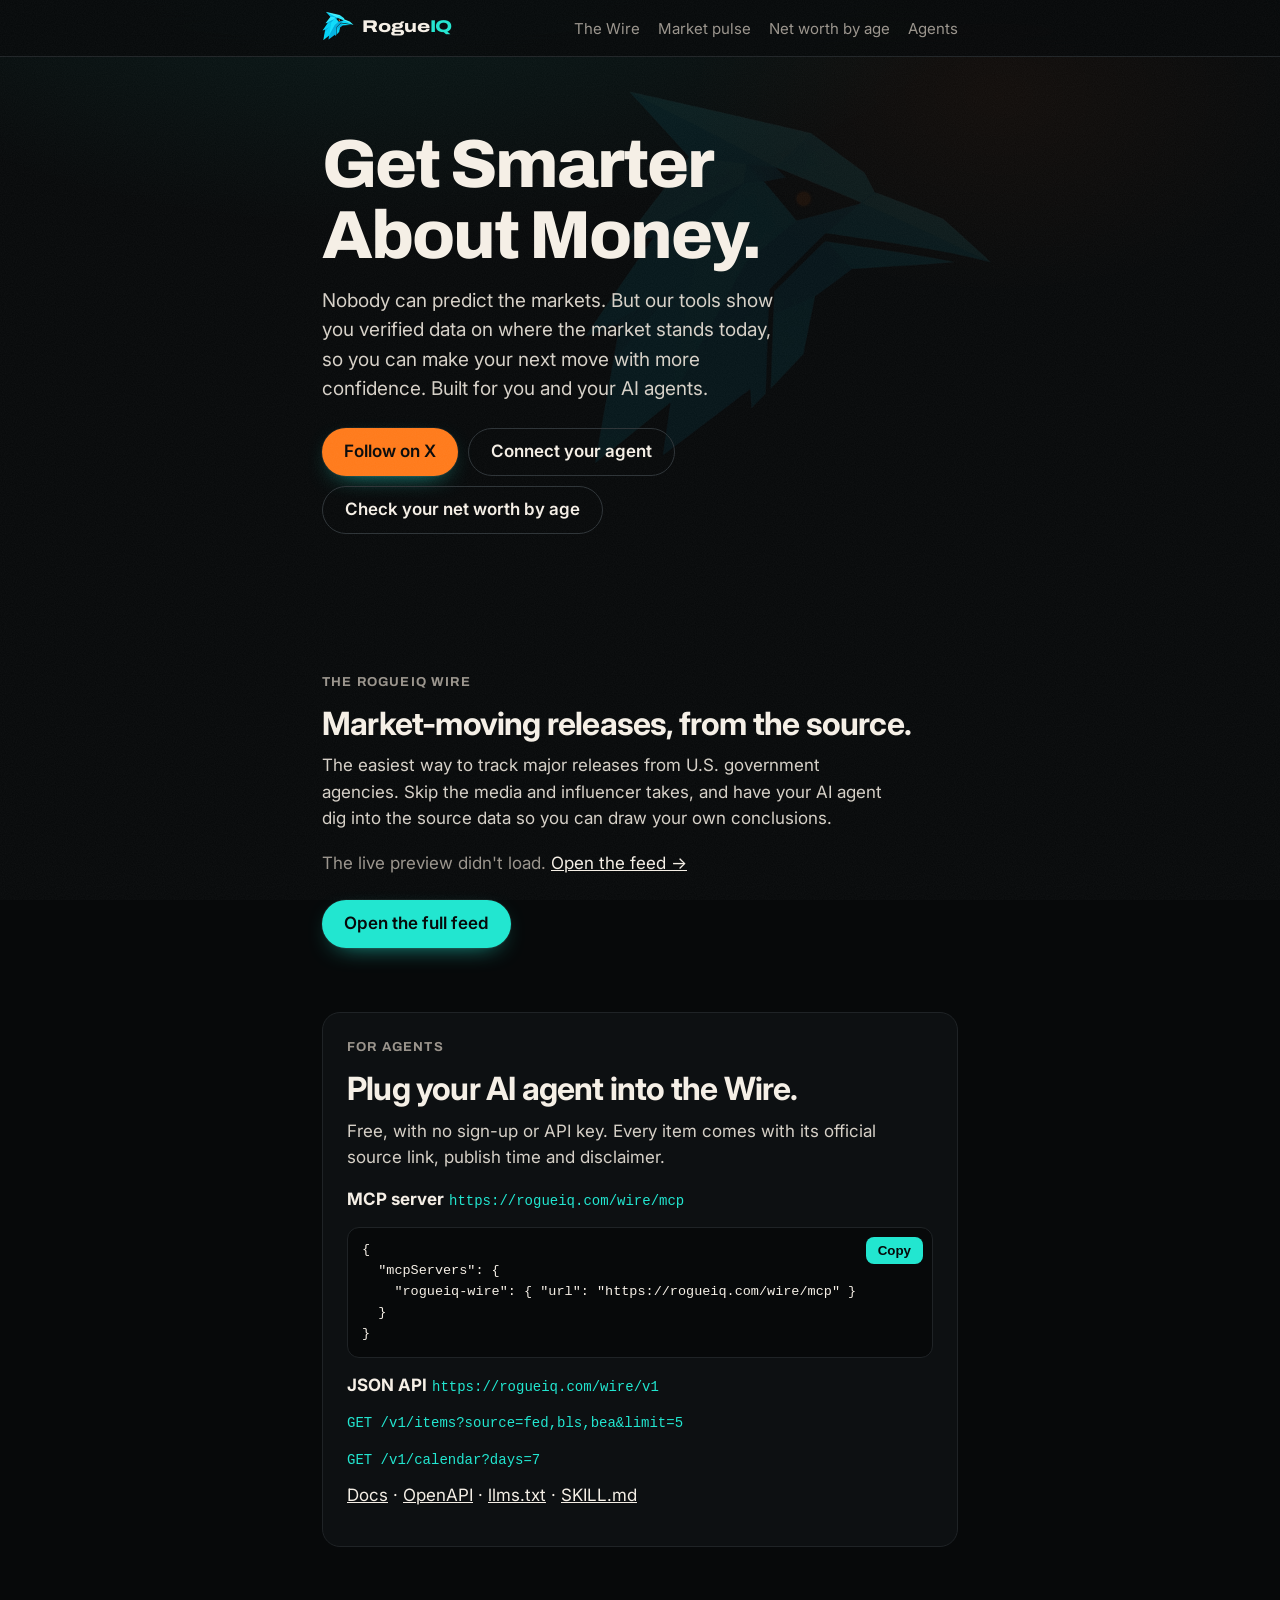
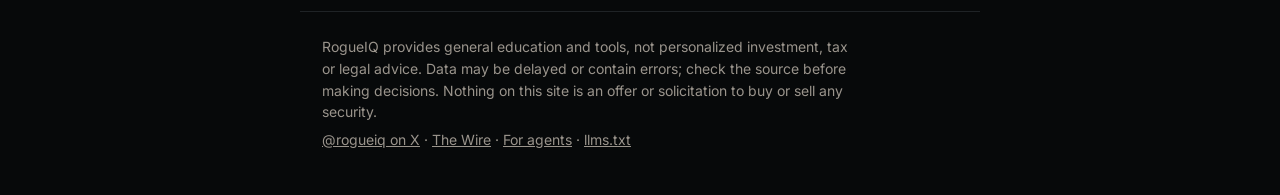
<file: index.html>
<!DOCTYPE html>
<html lang="en">
<head>
<meta charset="UTF-8">
<meta name="viewport" content="width=device-width, initial-scale=1">
<title>RogueIQ | Smarter about money. For you and your AI.</title>
<meta name="description" content="RogueIQ makes market tools and sourced money news that show where the market stands today, for you and your AI agent. Every item links its official source and date.">
<link rel="canonical" href="https://rogueiq.com/">
<meta property="og:type" content="website">
<meta property="og:site_name" content="RogueIQ">
<meta property="og:title" content="RogueIQ | Smarter about money. For you and your AI.">
<meta property="og:description" content="RogueIQ makes market tools and sourced money news that show where the market stands today, for you and your AI agent. Every item links its official source and date.">
<meta property="og:url" content="https://rogueiq.com/">
<meta name="twitter:card" content="summary">

<meta name="twitter:site" content="@rogueiq">
<meta name="theme-color" content="#07090A">
<link rel="alternate" type="text/plain" title="llms.txt" href="/llms.txt">
<link rel="preconnect" href="https://fonts.gstatic.com" crossorigin><link rel="stylesheet" href="https://fonts.googleapis.com/css2?family=Archivo:wdth,wght@100,700;100,800;125,800&display=swap"><link rel="icon" type="image/png" href="/assets/logo/raven-64.png"><link rel="apple-touch-icon" href="/assets/logo/raven-180.png">
<link rel="preconnect" href="https://fonts.googleapis.com">
<link rel="preconnect" href="https://fonts.gstatic.com" crossorigin>
<link href="https://fonts.googleapis.com/css2?family=Inter:wght@400;500;600;700&display=swap" rel="stylesheet">
<link rel="stylesheet" href="/assets/style.css">
<script type="application/ld+json">{"@context": "https://schema.org", "@graph": [{"@type": "Organization", "@id": "https://rogueiq.com/#org", "name": "RogueIQ", "url": "https://rogueiq.com/", "slogan": "Smarter about money. For you and your AI.", "description": "RogueIQ makes market tools and sourced money news that show where the market stands today, for you and your AI agent. Every item links its official source and date.", "sameAs": ["https://x.com/rogueiq", "https://github.com/rogueiq"]}, {"@type": "WebSite", "@id": "https://rogueiq.com/#site", "name": "RogueIQ", "url": "https://rogueiq.com/", "description": "RogueIQ makes market tools and sourced money news that show where the market stands today, for you and your AI agent. Every item links its official source and date.", "publisher": {"@id": "https://rogueiq.com/#org"}}, {"@type": "WebAPI", "name": "RogueIQ Tools API and MCP server", "url": "https://rogueiq.com/agents/", "documentation": "https://rogueiq.com/agents/", "termsOfService": "https://rogueiq.com/", "description": "Free, read-only RogueIQ money tools for AI agents: JSON API, OpenAPI spec and a remote MCP server.", "provider": {"@id": "https://rogueiq.com/#org"}}]}</script>
</head>
<body>
<a class="skip" href="#main">Skip to content</a>
<header class="nav"><div class="wrap">
  <a class="logo" href="/"><span class="mark-wrap"><img class="mark" src="/assets/logo/raven-64.png" alt="" width="32" height="32"><i class="eye" aria-hidden="true"></i></span>Rogue<span>IQ</span></a>
  <nav aria-label="Main"><a href="/wire/">The Wire</a><a href="/market-pulse/">Market pulse</a><a href="/net-worth-by-age/">Net worth by age</a><a href="/agents/">Agents</a></nav>
</div></header>
<main id="main" class="wrap">
<section class="hero">
  <h1 class="shimmer">Get Smarter About Money.</h1>
  <p class="lead">Nobody can predict the markets. But our tools show you verified data on where the market stands today, so you can make your next move with more confidence. Built for you and your AI agents.</p>
  <p class="cta"><a class="btn ember" href="https://x.com/rogueiq">Follow on X</a><a class="btn ghost" href="#agents">Connect your agent</a><a class="btn ghost" href="/net-worth-by-age/">Check your net worth by age</a></p>
</section>
<section id="wire" aria-labelledby="wire-h"><h2 id="wire-h">The RogueIQ Wire</h2>
  <p class="big">Market-moving releases, from the source.</p>
  <p class="intro">The easiest way to track major releases from U.S. government agencies. Skip the media and influencer takes, and have your AI agent dig into the source data so you can draw your own conclusions.</p>
  <ol class="wire" id="wire-list" aria-live="polite"><li class="muted">Loading the latest official posts…</li></ol>
  <p class="cta"><a class="btn" href="https://rogueiq.com/wire/">Open the full feed</a></p>
</section>
<section id="agents" class="agents" aria-labelledby="ag-h"><h2 id="ag-h">For agents</h2>
  <p class="big">Plug your AI agent into the Wire.</p>
  <p class="intro">Free, with no sign-up or API key. Every item comes with its official source link, publish time and disclaimer.</p>
  <ul class="aglist">
    <li><strong>MCP server</strong> <code>https://rogueiq.com/wire/mcp</code></li>
  </ul>
  <div class="snip"><pre class="code"><code id="snip">{
  &quot;mcpServers&quot;: {
    &quot;rogueiq-wire&quot;: { &quot;url&quot;: &quot;https://rogueiq.com/wire/mcp&quot; }
  }
}</code></pre><button type="button" class="copy" data-copy="snip">Copy</button></div>
  <ul class="aglist">
    <li><strong>JSON API</strong> <code>https://rogueiq.com/wire/v1</code></li>
    <li><code>GET /v1/items?source=fed,bls,bea&amp;limit=5</code></li>
    <li><code>GET /v1/calendar?days=7</code></li>
    <li><a href="https://rogueiq.com/wire/docs/">Docs</a> · <a href="https://rogueiq.com/wire/openapi.json">OpenAPI</a> · <a href="https://rogueiq.com/wire/llms.txt">llms.txt</a> · <a href="https://rogueiq.com/wire/SKILL.md">SKILL.md</a></li>
  </ul>
</section>
<script src="/assets/home.js" defer></script>
</main>
<footer class="wrap foot">
  <p class="disc">RogueIQ provides general education and tools, not personalized investment, tax or legal advice. Data may be delayed or contain errors; check the source before making decisions. Nothing on this site is an offer or solicitation to buy or sell any security.</p>
  <p><a href="https://x.com/rogueiq">@rogueiq on X</a> · <a href="https://rogueiq.com/wire/">The Wire</a> · <a href="/agents/">For agents</a> · <a href="/llms.txt">llms.txt</a></p>
</footer>
</body>
</html>
</file>
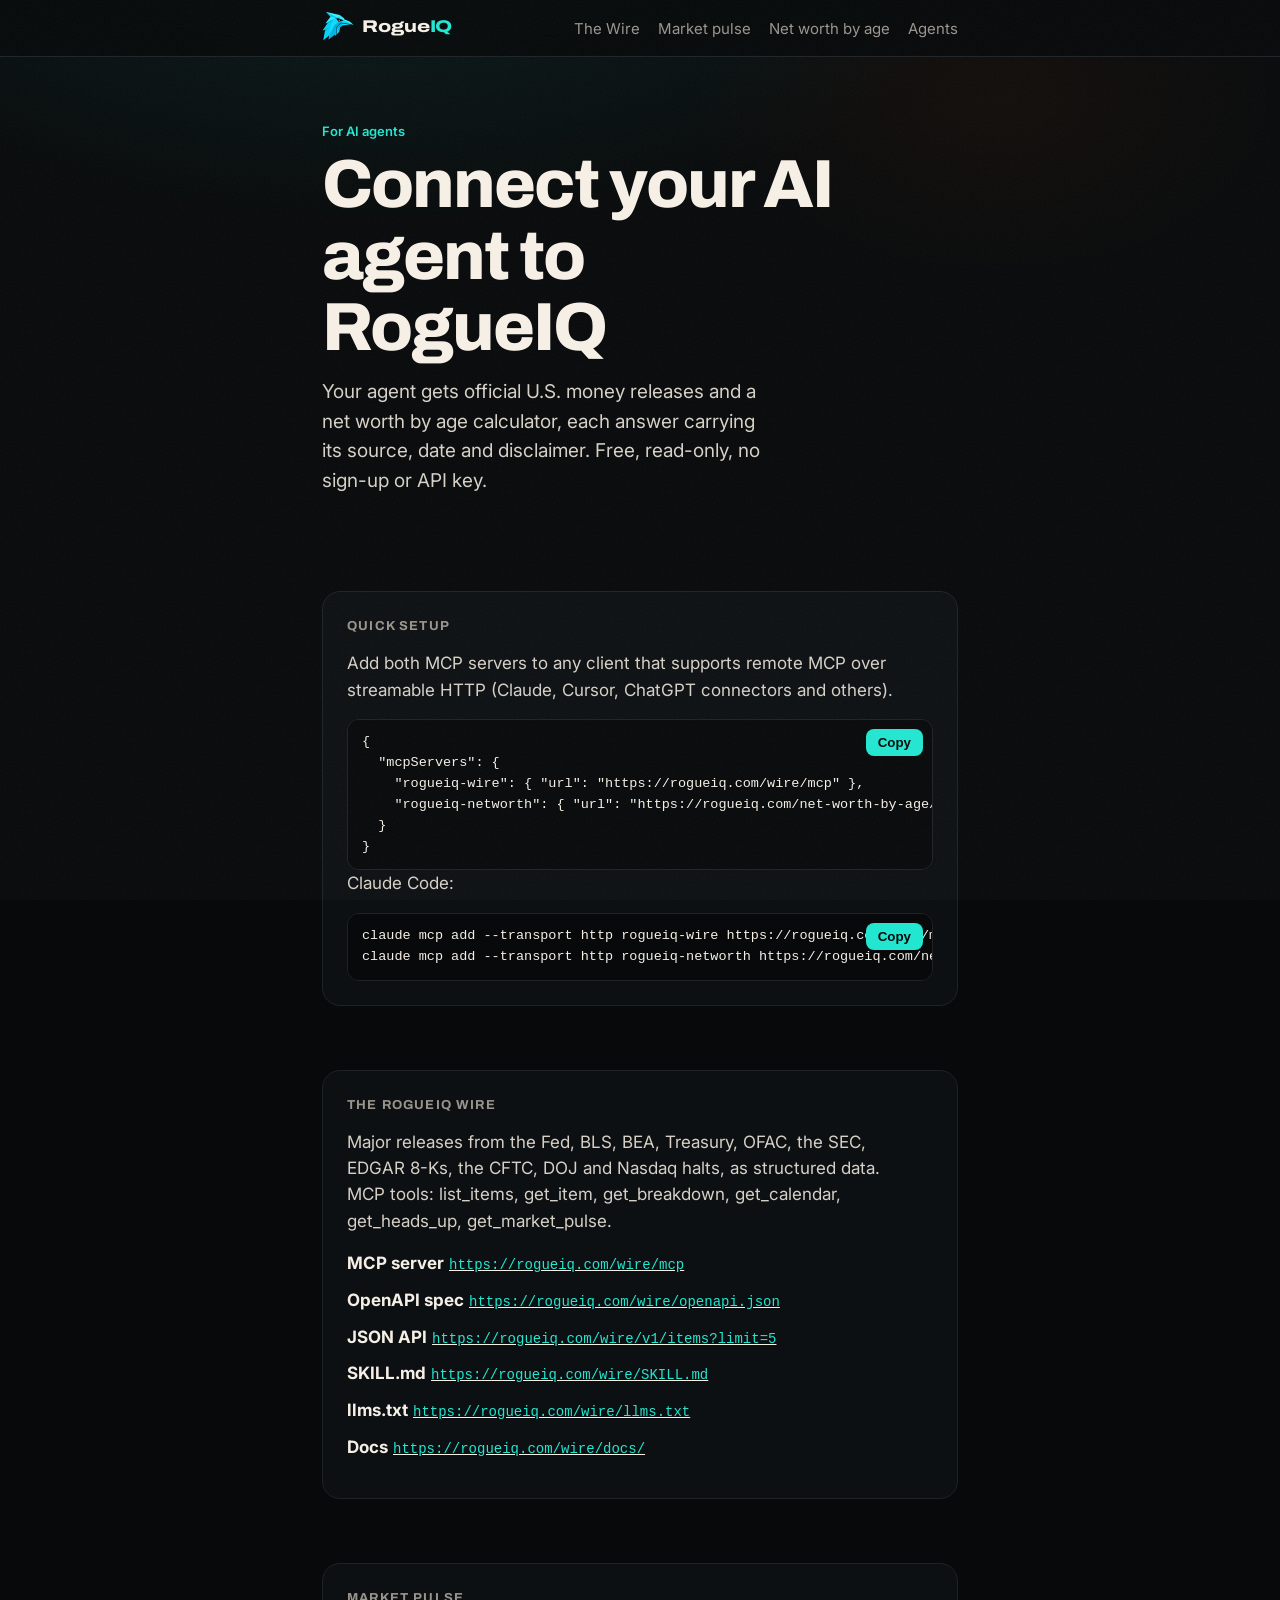
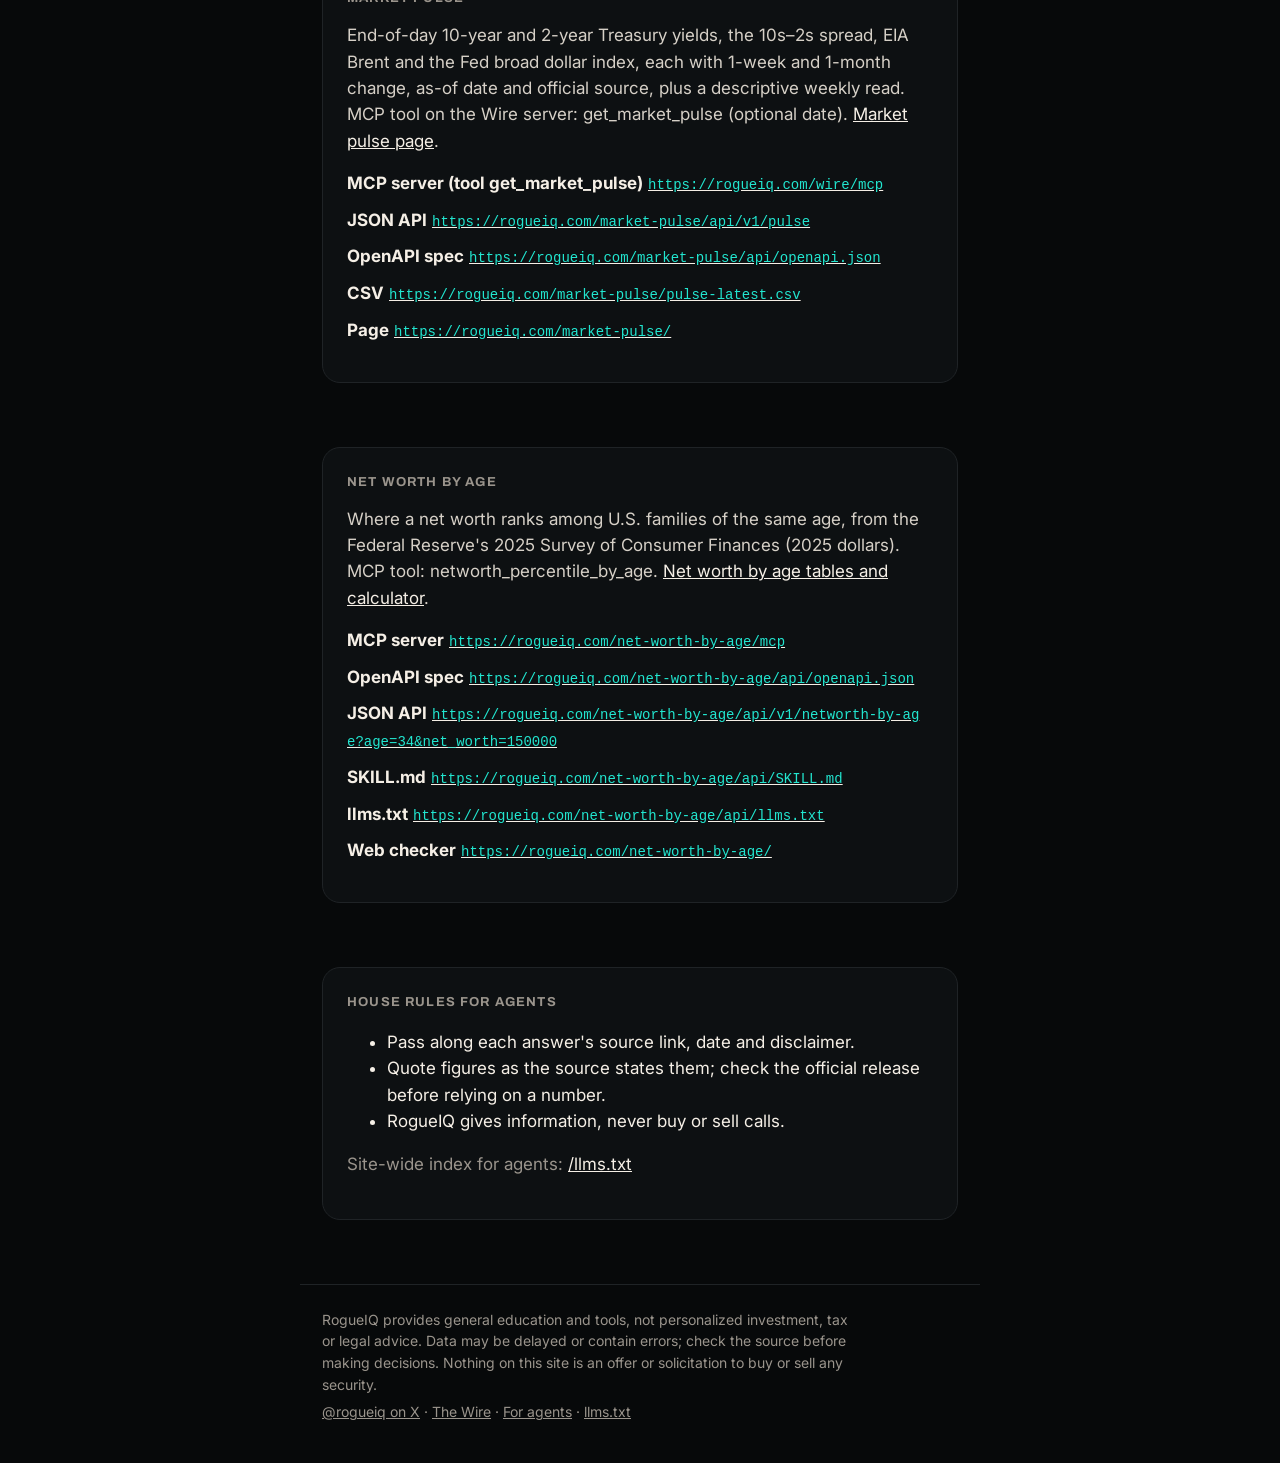
<file: agents/index.html>
<!DOCTYPE html>
<html lang="en">
<head>
<meta charset="UTF-8">
<meta name="viewport" content="width=device-width, initial-scale=1">
<title>For AI Agents: MCP Servers, API and OpenAPI | RogueIQ</title>
<meta name="description" content="Connect your AI agent to RogueIQ: free, read-only MCP servers and JSON APIs for official U.S. money releases and net worth by age, with sources and dates on every answer.">
<link rel="canonical" href="https://rogueiq.com/agents/">
<meta property="og:type" content="website">
<meta property="og:site_name" content="RogueIQ">
<meta property="og:title" content="For AI Agents: MCP Servers, API and OpenAPI | RogueIQ">
<meta property="og:description" content="Connect your AI agent to RogueIQ: free, read-only MCP servers and JSON APIs for official U.S. money releases and net worth by age, with sources and dates on every answer.">
<meta property="og:url" content="https://rogueiq.com/agents/">
<meta name="twitter:card" content="summary">

<meta name="twitter:site" content="@rogueiq">
<meta name="theme-color" content="#07090A">
<link rel="alternate" type="text/plain" title="llms.txt" href="/llms.txt">
<link rel="preconnect" href="https://fonts.gstatic.com" crossorigin><link rel="stylesheet" href="https://fonts.googleapis.com/css2?family=Archivo:wdth,wght@100,700;100,800;125,800&display=swap"><link rel="icon" type="image/png" href="/assets/logo/raven-64.png"><link rel="apple-touch-icon" href="/assets/logo/raven-180.png">
<link rel="preconnect" href="https://fonts.googleapis.com">
<link rel="preconnect" href="https://fonts.gstatic.com" crossorigin>
<link href="https://fonts.googleapis.com/css2?family=Inter:wght@400;500;600;700&display=swap" rel="stylesheet">
<link rel="stylesheet" href="/assets/style.css">
<script type="application/ld+json">{"@context": "https://schema.org", "@graph": [{"@type": "Organization", "@id": "https://rogueiq.com/#org", "name": "RogueIQ", "url": "https://rogueiq.com/", "slogan": "Smarter about money. For you and your AI.", "description": "RogueIQ makes market tools and sourced money news that show where the market stands today, for you and your AI agent. Every item links its official source and date.", "sameAs": ["https://x.com/rogueiq", "https://github.com/rogueiq"]}, {"@type": "WebPage", "name": "RogueIQ for AI agents", "url": "https://rogueiq.com/agents/", "publisher": {"@id": "https://rogueiq.com/#org"}}, {"@type": "WebAPI", "name": "The RogueIQ Wire API and MCP server", "url": "https://rogueiq.com/wire/", "documentation": "https://rogueiq.com/wire/openapi.json", "provider": {"@id": "https://rogueiq.com/#org"}, "isAccessibleForFree": true}, {"@type": "WebAPI", "name": "RogueIQ net worth by age API and MCP server", "url": "https://rogueiq.com/net-worth-by-age/", "documentation": "https://rogueiq.com/net-worth-by-age/api/openapi.json", "provider": {"@id": "https://rogueiq.com/#org"}, "isAccessibleForFree": true}]}</script>
</head>
<body>
<a class="skip" href="#main">Skip to content</a>
<header class="nav"><div class="wrap">
  <a class="logo" href="/"><span class="mark-wrap"><img class="mark" src="/assets/logo/raven-64.png" alt="" width="32" height="32"><i class="eye" aria-hidden="true"></i></span>Rogue<span>IQ</span></a>
  <nav aria-label="Main"><a href="/wire/">The Wire</a><a href="/market-pulse/">Market pulse</a><a href="/net-worth-by-age/">Net worth by age</a><a href="/agents/">Agents</a></nav>
</div></header>
<main id="main" class="wrap">
<section class="hero small"><p class="kicker">For AI agents</p><h1>Connect your AI agent to RogueIQ</h1>
<p class="lead">Your agent gets official U.S. money releases and a net worth by age calculator, each answer carrying its source, date and disclaimer. Free, read-only, no sign-up or API key.</p></section>
<section class="agents" id="setup" aria-labelledby="setup-h"><h2 id="setup-h">Quick setup</h2>
<p class="intro">Add both MCP servers to any client that supports remote MCP over streamable HTTP (Claude, Cursor, ChatGPT connectors and others).</p>
<div class="snip"><pre class="code"><code id="snip-json">{
  &quot;mcpServers&quot;: {
    &quot;rogueiq-wire&quot;: { &quot;url&quot;: &quot;https://rogueiq.com/wire/mcp&quot; },
    &quot;rogueiq-networth&quot;: { &quot;url&quot;: &quot;https://rogueiq.com/net-worth-by-age/mcp&quot; }
  }
}</code></pre><button type="button" class="copy" data-copy="snip-json">Copy</button></div>
<p class="intro">Claude Code:</p>
<div class="snip"><pre class="code"><code id="snip-cli">claude mcp add --transport http rogueiq-wire https://rogueiq.com/wire/mcp
claude mcp add --transport http rogueiq-networth https://rogueiq.com/net-worth-by-age/mcp</code></pre><button type="button" class="copy" data-copy="snip-cli">Copy</button></div>
</section>
<section class="agents" id="wire" aria-labelledby="wire-h"><h2 id="wire-h">The RogueIQ Wire</h2>
<p class="intro">Major releases from the Fed, BLS, BEA, Treasury, OFAC, the SEC, EDGAR 8-Ks, the CFTC, DOJ and Nasdaq halts, as structured data. MCP tools: list_items, get_item, get_breakdown, get_calendar, get_heads_up, get_market_pulse.</p>
<ul class="aglist"><li><strong>MCP server</strong> <a href="https://rogueiq.com/wire/mcp"><code>https://rogueiq.com/wire/mcp</code></a></li><li><strong>OpenAPI spec</strong> <a href="https://rogueiq.com/wire/openapi.json"><code>https://rogueiq.com/wire/openapi.json</code></a></li><li><strong>JSON API</strong> <a href="https://rogueiq.com/wire/v1/items?limit=5"><code>https://rogueiq.com/wire/v1/items?limit=5</code></a></li><li><strong>SKILL.md</strong> <a href="https://rogueiq.com/wire/SKILL.md"><code>https://rogueiq.com/wire/SKILL.md</code></a></li><li><strong>llms.txt</strong> <a href="https://rogueiq.com/wire/llms.txt"><code>https://rogueiq.com/wire/llms.txt</code></a></li><li><strong>Docs</strong> <a href="https://rogueiq.com/wire/docs/"><code>https://rogueiq.com/wire/docs/</code></a></li></ul>
</section>
<section class="agents" id="pulse" aria-labelledby="mp-h"><h2 id="mp-h">Market pulse</h2>
<p class="intro">End-of-day 10-year and 2-year Treasury yields, the 10s–2s spread, EIA Brent and the Fed broad dollar index, each with 1-week and 1-month change, as-of date and official source, plus a descriptive weekly read. MCP tool on the Wire server: get_market_pulse (optional date). <a href="/market-pulse/">Market pulse page</a>.</p>
<ul class="aglist"><li><strong>MCP server (tool get_market_pulse)</strong> <a href="https://rogueiq.com/wire/mcp"><code>https://rogueiq.com/wire/mcp</code></a></li><li><strong>JSON API</strong> <a href="https://rogueiq.com/market-pulse/api/v1/pulse"><code>https://rogueiq.com/market-pulse/api/v1/pulse</code></a></li><li><strong>OpenAPI spec</strong> <a href="https://rogueiq.com/market-pulse/api/openapi.json"><code>https://rogueiq.com/market-pulse/api/openapi.json</code></a></li><li><strong>CSV</strong> <a href="https://rogueiq.com/market-pulse/pulse-latest.csv"><code>https://rogueiq.com/market-pulse/pulse-latest.csv</code></a></li><li><strong>Page</strong> <a href="https://rogueiq.com/market-pulse/"><code>https://rogueiq.com/market-pulse/</code></a></li></ul>
</section>
<section class="agents" id="networth" aria-labelledby="nw-h"><h2 id="nw-h">Net worth by age</h2>
<p class="intro">Where a net worth ranks among U.S. families of the same age, from the Federal Reserve's 2025 Survey of Consumer Finances (2025 dollars). MCP tool: networth_percentile_by_age. <a href="/net-worth-by-age/">Net worth by age tables and calculator</a>.</p>
<ul class="aglist"><li><strong>MCP server</strong> <a href="https://rogueiq.com/net-worth-by-age/mcp"><code>https://rogueiq.com/net-worth-by-age/mcp</code></a></li><li><strong>OpenAPI spec</strong> <a href="https://rogueiq.com/net-worth-by-age/api/openapi.json"><code>https://rogueiq.com/net-worth-by-age/api/openapi.json</code></a></li><li><strong>JSON API</strong> <a href="https://rogueiq.com/net-worth-by-age/api/v1/networth-by-age?age=34&amp;net_worth=150000"><code>https://rogueiq.com/net-worth-by-age/api/v1/networth-by-age?age=34&amp;net_worth=150000</code></a></li><li><strong>SKILL.md</strong> <a href="https://rogueiq.com/net-worth-by-age/api/SKILL.md"><code>https://rogueiq.com/net-worth-by-age/api/SKILL.md</code></a></li><li><strong>llms.txt</strong> <a href="https://rogueiq.com/net-worth-by-age/api/llms.txt"><code>https://rogueiq.com/net-worth-by-age/api/llms.txt</code></a></li><li><strong>Web checker</strong> <a href="https://rogueiq.com/net-worth-by-age/"><code>https://rogueiq.com/net-worth-by-age/</code></a></li></ul>
</section>
<section class="agents" aria-labelledby="rules-h"><h2 id="rules-h">House rules for agents</h2>
<ul><li>Pass along each answer's source link, date and disclaimer.</li><li>Quote figures as the source states them; check the official release before relying on a number.</li><li>RogueIQ gives information, never buy or sell calls.</li></ul>
<p class="muted">Site-wide index for agents: <a href="/llms.txt">/llms.txt</a></p>
</section>
<script src="/assets/home.js" defer></script>
</main>
<footer class="wrap foot">
  <p class="disc">RogueIQ provides general education and tools, not personalized investment, tax or legal advice. Data may be delayed or contain errors; check the source before making decisions. Nothing on this site is an offer or solicitation to buy or sell any security.</p>
  <p><a href="https://x.com/rogueiq">@rogueiq on X</a> · <a href="https://rogueiq.com/wire/">The Wire</a> · <a href="/agents/">For agents</a> · <a href="/llms.txt">llms.txt</a></p>
</footer>
</body>
</html>
</file>
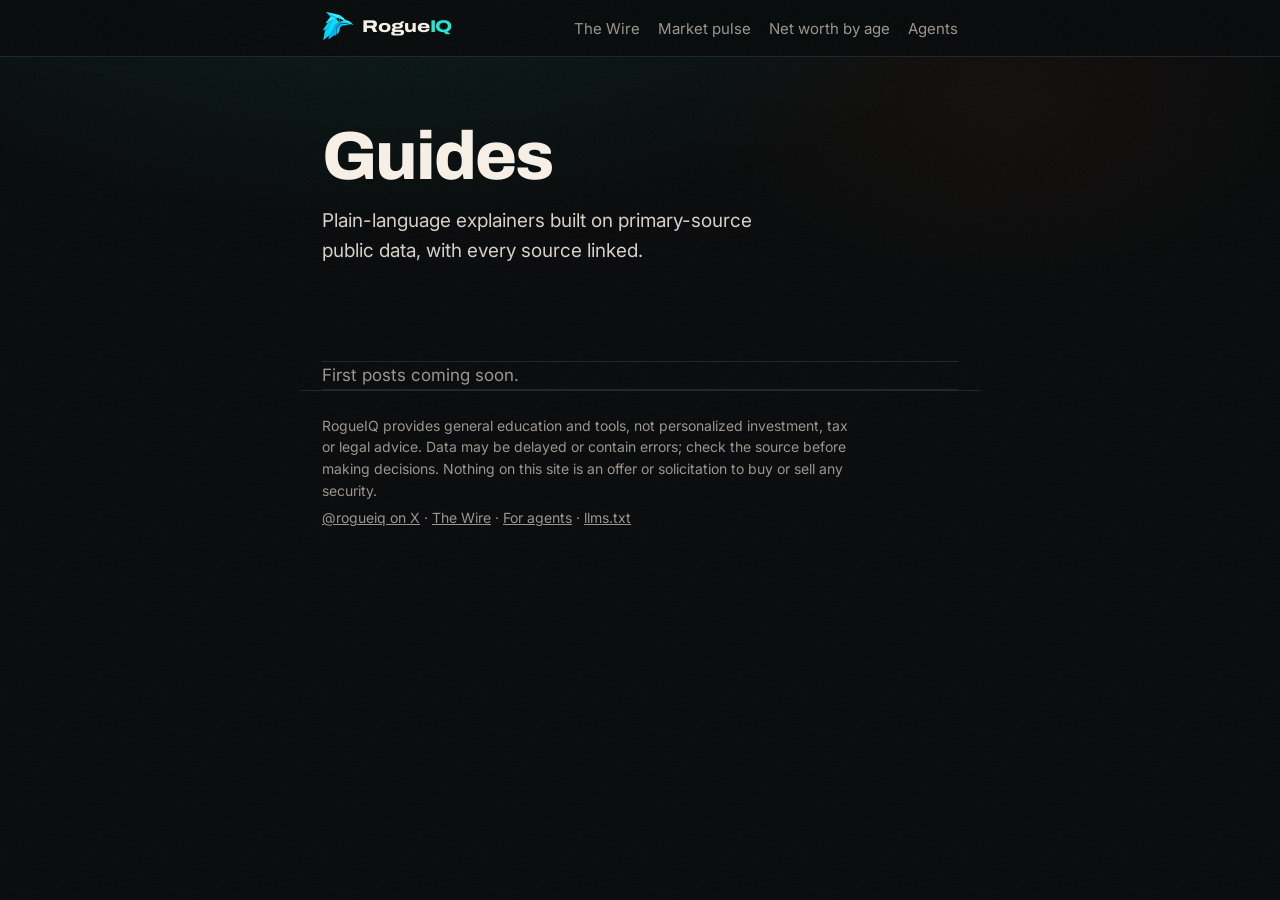
<file: blog/index.html>
<!DOCTYPE html>
<html lang="en">
<head>
<meta charset="UTF-8">
<meta name="viewport" content="width=device-width, initial-scale=1">
<title>Guides | RogueIQ</title>
<meta name="description" content="Plain-language RogueIQ guides to the numbers behind money headlines, built on primary-source public data.">
<link rel="canonical" href="https://rogueiq.com/blog/">
<meta property="og:type" content="website">
<meta property="og:site_name" content="RogueIQ">
<meta property="og:title" content="Guides | RogueIQ">
<meta property="og:description" content="Plain-language RogueIQ guides to the numbers behind money headlines, built on primary-source public data.">
<meta property="og:url" content="https://rogueiq.com/blog/">
<meta name="twitter:card" content="summary">

<meta name="twitter:site" content="@rogueiq">
<meta name="theme-color" content="#07090A">
<link rel="alternate" type="text/plain" title="llms.txt" href="/llms.txt">
<link rel="preconnect" href="https://fonts.gstatic.com" crossorigin><link rel="stylesheet" href="https://fonts.googleapis.com/css2?family=Archivo:wdth,wght@100,700;100,800;125,800&display=swap"><link rel="icon" type="image/png" href="/assets/logo/raven-64.png"><link rel="apple-touch-icon" href="/assets/logo/raven-180.png">
<link rel="preconnect" href="https://fonts.googleapis.com">
<link rel="preconnect" href="https://fonts.gstatic.com" crossorigin>
<link href="https://fonts.googleapis.com/css2?family=Inter:wght@400;500;600;700&display=swap" rel="stylesheet">
<link rel="stylesheet" href="/assets/style.css">
<script type="application/ld+json">{"@context": "https://schema.org", "@graph": [{"@type": "Organization", "@id": "https://rogueiq.com/#org", "name": "RogueIQ", "url": "https://rogueiq.com/", "slogan": "Smarter about money. For you and your AI.", "description": "RogueIQ makes market tools and sourced money news that show where the market stands today, for you and your AI agent. Every item links its official source and date.", "sameAs": ["https://x.com/rogueiq", "https://github.com/rogueiq"]}, {"@type": "Blog", "name": "RogueIQ Blog", "url": "https://rogueiq.com/blog/", "publisher": {"@id": "https://rogueiq.com/#org"}}]}</script>
</head>
<body>
<a class="skip" href="#main">Skip to content</a>
<header class="nav"><div class="wrap">
  <a class="logo" href="/"><span class="mark-wrap"><img class="mark" src="/assets/logo/raven-64.png" alt="" width="32" height="32"><i class="eye" aria-hidden="true"></i></span>Rogue<span>IQ</span></a>
  <nav aria-label="Main"><a href="/wire/">The Wire</a><a href="/market-pulse/">Market pulse</a><a href="/net-worth-by-age/">Net worth by age</a><a href="/agents/">Agents</a></nav>
</div></header>
<main id="main" class="wrap">
<section class="hero small"><h1>Guides</h1><p class="lead">Plain-language explainers built on primary-source public data, with every source linked.</p></section><ul class="list posts"><li class=muted>First posts coming soon.</li></ul>
</main>
<footer class="wrap foot">
  <p class="disc">RogueIQ provides general education and tools, not personalized investment, tax or legal advice. Data may be delayed or contain errors; check the source before making decisions. Nothing on this site is an offer or solicitation to buy or sell any security.</p>
  <p><a href="https://x.com/rogueiq">@rogueiq on X</a> · <a href="https://rogueiq.com/wire/">The Wire</a> · <a href="/agents/">For agents</a> · <a href="/llms.txt">llms.txt</a></p>
</footer>
</body>
</html>
</file>
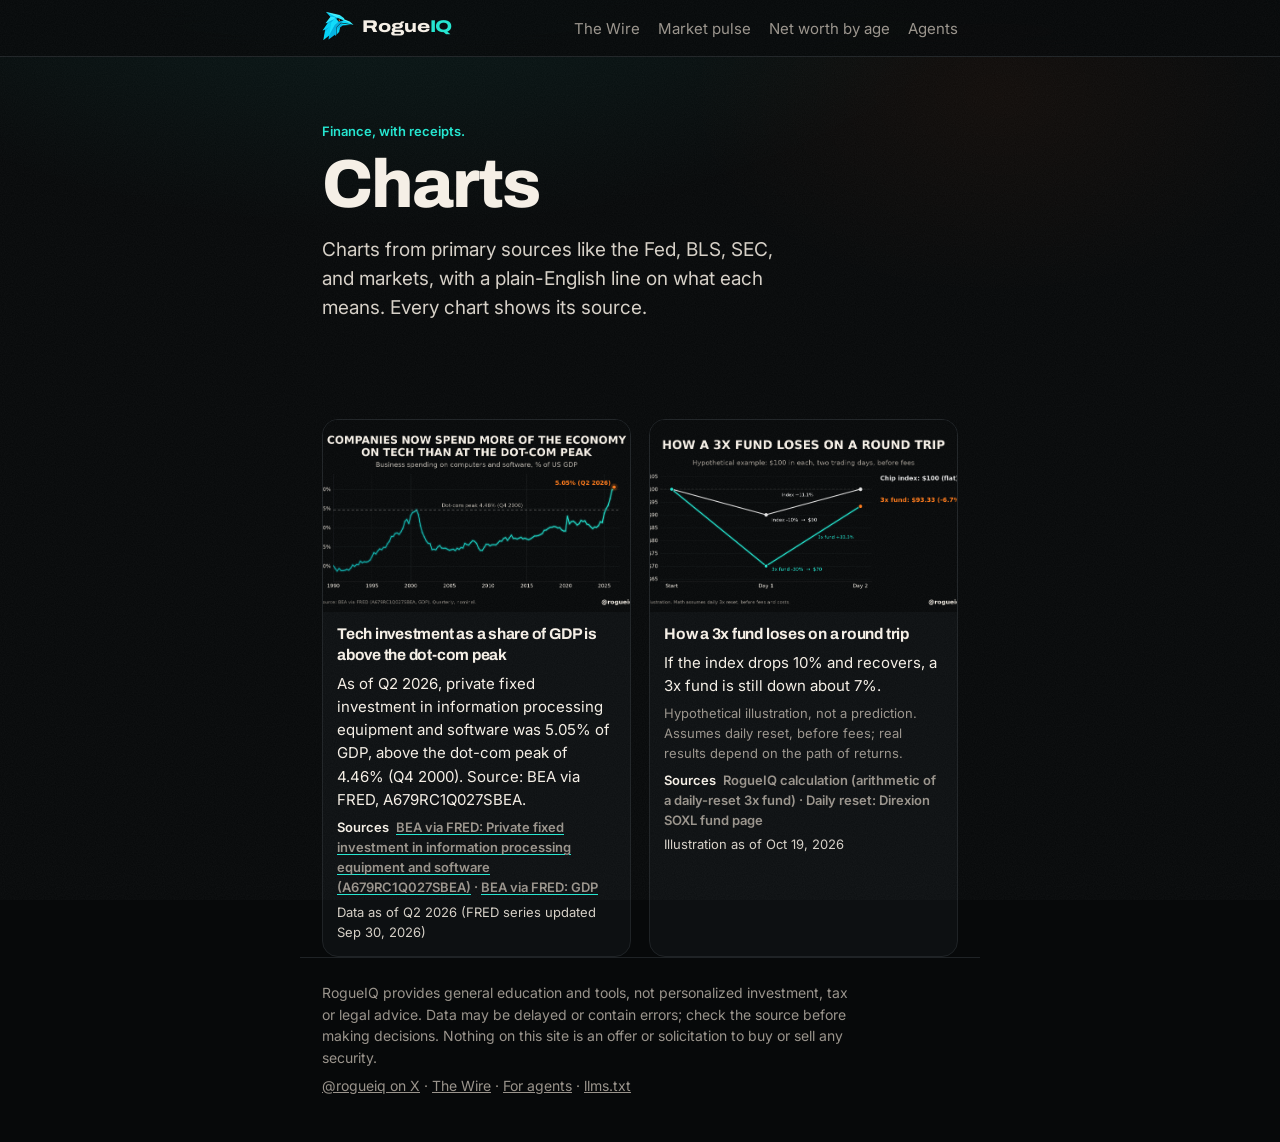
<file: charts/index.html>
<!DOCTYPE html>
<html lang="en">
<head>
<meta charset="UTF-8">
<meta name="viewport" content="width=device-width, initial-scale=1">
<title>Charts | RogueIQ</title>
<meta name="description" content="RogueIQ charts from primary sources, each with a plain-English line on what it means and links to its sources.">
<link rel="canonical" href="https://rogueiq.com/charts/">
<meta property="og:type" content="website">
<meta property="og:site_name" content="RogueIQ">
<meta property="og:title" content="Charts | RogueIQ">
<meta property="og:description" content="RogueIQ charts from primary sources, each with a plain-English line on what it means and links to its sources.">
<meta property="og:url" content="https://rogueiq.com/charts/">
<meta name="twitter:card" content="summary_large_image">
<meta property="og:image" content="https://rogueiq.com/assets/charts/ai-capex-gdp-cyan.png">
<meta name="twitter:site" content="@rogueiq">
<meta name="theme-color" content="#07090A">
<link rel="alternate" type="text/plain" title="llms.txt" href="/llms.txt">
<link rel="preconnect" href="https://fonts.gstatic.com" crossorigin><link rel="stylesheet" href="https://fonts.googleapis.com/css2?family=Archivo:wdth,wght@100,700;100,800;125,800&display=swap"><link rel="icon" type="image/png" href="/assets/logo/raven-64.png"><link rel="apple-touch-icon" href="/assets/logo/raven-180.png">
<link rel="preconnect" href="https://fonts.googleapis.com">
<link rel="preconnect" href="https://fonts.gstatic.com" crossorigin>
<link href="https://fonts.googleapis.com/css2?family=Inter:wght@400;500;600;700&display=swap" rel="stylesheet">
<link rel="stylesheet" href="/assets/style.css">
<script type="application/ld+json">{"@context": "https://schema.org", "@graph": [{"@type": "Organization", "@id": "https://rogueiq.com/#org", "name": "RogueIQ", "url": "https://rogueiq.com/", "slogan": "Smarter about money. For you and your AI.", "description": "RogueIQ makes market tools and sourced money news that show where the market stands today, for you and your AI agent. Every item links its official source and date.", "sameAs": ["https://x.com/rogueiq", "https://github.com/rogueiq"]}, {"@type": "CollectionPage", "name": "RogueIQ charts", "url": "https://rogueiq.com/charts/", "publisher": {"@id": "https://rogueiq.com/#org"}, "hasPart": [{"@type": "ImageObject", "name": "Tech investment as a share of GDP is above the dot-com peak", "caption": "As of Q2 2026, private fixed investment in information processing equipment and software was 5.05% of GDP, above the dot-com peak of 4.46% (Q4 2000). Source: BEA via FRED, A679RC1Q027SBEA.", "contentUrl": "https://rogueiq.com/assets/charts/ai-capex-gdp-cyan.png", "description": "Line chart of business spending on information processing equipment and software as a share of US GDP since 1947, reaching a record in Q2 2026 above the Q4 2000 dot-com peak.", "datePublished": "2026-10-19", "creator": {"@id": "https://rogueiq.com/#org"}, "isBasedOn": ["https://fred.stlouisfed.org/series/A679RC1Q027SBEA", "https://fred.stlouisfed.org/series/GDP"], "citation": ["BEA via FRED: Private fixed investment in information processing equipment and software (A679RC1Q027SBEA)", "BEA via FRED: GDP"]}, {"@type": "ImageObject", "name": "How a 3x fund loses on a round trip", "caption": "If the index drops 10% and recovers, a 3x fund is still down about 7%.", "contentUrl": "https://rogueiq.com/assets/charts/leveraged-decay-cyan.png", "description": "Chart showing how a daily-reset 3x leveraged fund can end below its starting value after the underlying index goes down and back up.", "datePublished": "2026-10-19", "creator": {"@id": "https://rogueiq.com/#org"}, "isBasedOn": null, "citation": ["RogueIQ calculation (arithmetic of a daily-reset 3x fund)", "Daily reset: Direxion SOXL fund page"]}]}]}</script>
</head>
<body>
<a class="skip" href="#main">Skip to content</a>
<header class="nav"><div class="wrap">
  <a class="logo" href="/"><span class="mark-wrap"><img class="mark" src="/assets/logo/raven-64.png" alt="" width="32" height="32"><i class="eye" aria-hidden="true"></i></span>Rogue<span>IQ</span></a>
  <nav aria-label="Main"><a href="/wire/">The Wire</a><a href="/market-pulse/">Market pulse</a><a href="/net-worth-by-age/">Net worth by age</a><a href="/agents/">Agents</a></nav>
</div></header>
<main id="main" class="wrap">
<section class="hero small"><p class="kicker">Finance, with receipts.</p><h1>Charts</h1><p class="lead">Charts from primary sources like the Fed, BLS, SEC, and markets, with a plain-English line on what each means. Every chart shows its source.</p></section>
<ul class="charts"><li class="chart" id="ai-capex-gdp"><figure><img src="/assets/charts/ai-capex-gdp-cyan.png" alt="Line chart of business spending on information processing equipment and software as a share of US GDP since 1947, reaching a record in Q2 2026 above the Q4 2000 dot-com peak." loading="lazy" decoding="async"><figcaption><h3>Tech investment as a share of GDP is above the dot-com peak</h3><p class="take">As of Q2 2026, private fixed investment in information processing equipment and software was 5.05% of GDP, above the dot-com peak of 4.46% (Q4 2000). Source: BEA via FRED, A679RC1Q027SBEA.</p><p class="src"><span>Sources</span> <a href="https://fred.stlouisfed.org/series/A679RC1Q027SBEA">BEA via FRED: Private fixed investment in information processing equipment and software (A679RC1Q027SBEA)</a> · <a href="https://fred.stlouisfed.org/series/GDP">BEA via FRED: GDP</a></p><p class="asof">Data as of Q2 2026 (FRED series updated Sep 30, 2026)</p></figcaption></figure></li><li class="chart" id="leveraged-decay"><figure><img src="/assets/charts/leveraged-decay-cyan.png" alt="Chart showing how a daily-reset 3x leveraged fund can end below its starting value after the underlying index goes down and back up." loading="lazy" decoding="async"><figcaption><h3>How a 3x fund loses on a round trip</h3><p class="take">If the index drops 10% and recovers, a 3x fund is still down about 7%.</p><p class="cnote">Hypothetical illustration, not a prediction. Assumes daily reset, before fees; real results depend on the path of returns.</p><p class="src"><span>Sources</span> RogueIQ calculation (arithmetic of a daily-reset 3x fund) · Daily reset: Direxion SOXL fund page</p><p class="asof">Illustration as of Oct 19, 2026</p></figcaption></figure></li></ul>
</main>
<footer class="wrap foot">
  <p class="disc">RogueIQ provides general education and tools, not personalized investment, tax or legal advice. Data may be delayed or contain errors; check the source before making decisions. Nothing on this site is an offer or solicitation to buy or sell any security.</p>
  <p><a href="https://x.com/rogueiq">@rogueiq on X</a> · <a href="https://rogueiq.com/wire/">The Wire</a> · <a href="/agents/">For agents</a> · <a href="/llms.txt">llms.txt</a></p>
</footer>
</body>
</html>
</file>
<file: assets/style.css>
:root{
  /* Brand tokens: Cyan + Ember (locked by Alan, Oct 19 2026). */
  --accent:#22E6D0;          /* acid cyan: links, wordmark IQ, primary buttons */
  --accent-deep:#0EA5A4;     /* deep cyan */
  --accent-ink:#07090A;      /* text on cyan/ember buttons */
  --accent-soft:rgba(34,230,208,.08);
  --gradient:linear-gradient(90deg,var(--accent-deep),var(--accent)); /* sparingly: hero + chart lines only */
  --shimmer:linear-gradient(100deg,var(--text) 0%,var(--text) 38%,var(--accent-deep) 48%,var(--accent) 54%,var(--text) 64%,var(--text) 100%);
  --ember:#FF7A1A;           /* ONE highlight per view: the newsletter button. Never a large fill. */
  --chart-up:#E6E6E6;--chart-down:#6B6B6B; /* direction colors; never brand colors */
  --bg:#07090A;--text:#F5EFE6;--muted:#9A948C;--line:#1f2326;--card:#0d1012;--soft-text:#d6d0c7;
}
*{box-sizing:border-box}
html{-webkit-text-size-adjust:100%}
body{margin:0;background:var(--bg);color:var(--text);font-family:Inter,system-ui,-apple-system,"Segoe UI",sans-serif;font-size:17px;line-height:1.55;-webkit-font-smoothing:antialiased}
a{color:var(--text)}
a:focus-visible,button:focus-visible,input:focus-visible{outline:2px solid var(--accent);outline-offset:3px;border-radius:6px}
.wrap{max-width:680px;margin:0 auto;padding:0 22px}
.skip{position:absolute;left:-999px}.skip:focus{left:12px;top:12px;background:var(--accent);color:var(--accent-ink);padding:8px 12px;border-radius:8px;z-index:9}
.sr{position:absolute;width:1px;height:1px;overflow:hidden;clip:rect(0 0 0 0)}
.muted{color:var(--muted)}
.nav{position:sticky;top:0;background:rgba(7,9,10,.85);backdrop-filter:blur(12px);-webkit-backdrop-filter:blur(12px);border-bottom:1px solid var(--line);z-index:5}
.nav .wrap{display:flex;align-items:center;justify-content:space-between;height:56px}
.logo{font-weight:700;text-decoration:none;letter-spacing:-.01em}.logo span,h1 span{color:var(--accent)}
nav a{color:var(--muted);text-decoration:none;font-size:15px;margin-left:18px}nav a:hover{color:var(--text)}
nav .tag{color:var(--accent);font-weight:600}
@media(max-width:420px){nav a{margin-left:12px;font-size:14px}.btn{font-size:16px;padding:12px 18px}}
.hero{padding:88px 0 56px}.hero.small{padding:64px 0 32px}
h1{font-size:clamp(40px,9vw,64px);font-weight:700;letter-spacing:-.035em;line-height:1.05;margin:0 0 14px}
.lead{font-size:20px;color:var(--muted);margin:0;max-width:30ch}
section{margin-bottom:64px}
h2{font-size:13px;font-weight:600;text-transform:uppercase;letter-spacing:.09em;color:var(--muted);margin:0 0 14px}
h3{font-size:18px;font-weight:600;margin:0 0 4px;letter-spacing:-.01em}
.list{list-style:none;margin:0;padding:0;border-top:1px solid var(--line)}
.row{display:flex;gap:16px;align-items:center;justify-content:space-between;padding:20px 0;border-bottom:1px solid var(--line);text-decoration:none;color:var(--text)}
.list li:last-child .row{border-bottom:0}.list{border-bottom:1px solid var(--line)}
a.row:hover h3{color:var(--accent)}
.row p{margin:0;color:var(--muted);font-size:15px}
.badge{flex:none;font-size:12px;font-weight:600;padding:4px 10px;border-radius:999px;border:1px solid var(--line);color:var(--muted);vertical-align:middle}
.badge.live{color:var(--accent-ink);background:var(--accent);border-color:var(--accent)}
.timeline{list-style:none;margin:0;padding:0;border-top:1px solid var(--line)}
.entry{padding:16px 0;border-bottom:1px solid var(--line)}
.who{display:flex;align-items:center;gap:8px;font-size:15px;flex-wrap:wrap}
.dot{width:28px;height:28px;border-radius:50%;background:var(--accent);flex:none}
.entry p{margin:6px 0 0 36px}.entry a{color:var(--text);text-decoration-color:var(--accent);text-underline-offset:3px}
.news{border:1px solid var(--line);border-radius:18px;padding:28px;background:var(--card)}
.news h2{color:var(--text);font-size:22px;text-transform:none;letter-spacing:-.01em;margin-bottom:4px}
.signup{display:flex;gap:10px;flex-wrap:wrap;margin-top:18px}
.signup input{flex:1 1 200px;min-height:46px;background:var(--bg);border:1px solid var(--line);border-radius:12px;color:var(--text);padding:0 14px;font:inherit}
.signup button{min-height:46px;padding:0 20px;border:0;border-radius:12px;background:var(--accent);color:var(--accent-ink);font:inherit;font-weight:600;cursor:pointer}
.signup .note{flex-basis:100%;margin:0;font-size:14px}
.foot{border-top:1px solid var(--line);padding-top:24px;padding-bottom:40px;font-size:14px;color:var(--muted)}
.foot p{margin:0 0 6px}.foot a{color:var(--muted)}
.post{padding:48px 0 24px}.post h1{font-size:clamp(32px,7vw,44px)}
.post h2{font-size:22px;text-transform:none;letter-spacing:-.01em;color:var(--text);margin:40px 0 10px}
.post a{text-decoration-color:var(--accent);text-underline-offset:3px}
.post .muted a{color:var(--muted);text-decoration:none}
.post li{margin-bottom:6px}
.table{overflow-x:auto}table{border-collapse:collapse;width:100%;font-size:15px}
th,td{text-align:left;padding:10px 8px;border-bottom:1px solid var(--line)}th{color:var(--muted);font-weight:600}
.draft{background:#3a2a00;color:#ffd166;padding:10px 14px;border-radius:10px;font-size:14px;font-weight:600}

/* ---- home v2 ---- */
.hero{padding:72px 0 48px}
.hero h1{font-size:clamp(40px,10vw,68px);max-width:12ch}
.shimmer{background:var(--shimmer);background-size:250% 100%;-webkit-background-clip:text;background-clip:text;color:transparent;animation:shimmer 7s ease-in-out infinite}
@keyframes shimmer{0%{background-position:100% 0}60%,100%{background-position:0 0}}
@media (prefers-reduced-motion:reduce){.shimmer{animation:none;background-position:50% 0}}
.hero .lead{max-width:38ch;font-size:19px;color:var(--soft-text)}
.hook{display:flex;flex-wrap:wrap;align-items:center;gap:10px 16px;margin:26px 0 30px}
.hook .muted{font-size:14px}
.btn{display:inline-flex;align-items:center;justify-content:center;text-align:center;min-height:48px;padding:12px 22px;line-height:1.25;border-radius:999px;background:var(--accent);color:var(--accent-ink);font-weight:600;text-decoration:none;box-shadow:0 0 0 1px rgba(255,255,255,.06),0 8px 30px -10px var(--accent)}
.btn:hover{filter:brightness(1.1)}
.btn.ghost{background:transparent;color:var(--text);border:1px solid #2c3236;box-shadow:none}.btn.ghost:hover{border-color:var(--accent)}
.news{border-color:var(--line);background:linear-gradient(180deg,var(--accent-soft),transparent 70%),var(--card)}
.news h2{font-size:19px}
.intro{color:var(--soft-text);margin:0 0 16px;max-width:52ch}
.more{margin:14px 0 0;font-size:15px}.more a{color:var(--text);text-decoration-color:var(--accent);text-underline-offset:3px}
.empty{padding:14px 0;border-top:1px solid var(--line);border-bottom:1px solid var(--line);margin:0}
.charts{list-style:none;margin:0;padding:0;display:grid;grid-template-columns:1fr;gap:18px}
@media(min-width:640px){.charts{grid-template-columns:1fr 1fr}}
.chart figure{margin:0;border:1px solid var(--line);border-radius:16px;overflow:hidden;background:var(--card);height:100%}
.chart img{display:block;width:100%;height:auto;aspect-ratio:16/10;object-fit:cover;object-position:top;background:var(--card)}
.chart figcaption{padding:12px 14px 14px}.chart h3{font-size:15.5px;line-height:1.35}
.chart .src{font-size:13px;color:var(--muted);margin:6px 0 2px}.chart .src span{color:var(--text);font-weight:600;margin-right:4px}
.chart .src a{color:var(--muted);text-decoration-color:var(--accent);text-underline-offset:2px}.chart .muted{font-size:12.5px;margin:0}
.dot{display:grid;place-items:center;font-size:12px;font-weight:700;color:var(--accent-ink)}
.waitlist{border:1px solid var(--line);border-radius:18px;padding:26px}
.waitlist h2{color:var(--text);font-size:19px;text-transform:none;letter-spacing:-.01em}.waitlist p{color:var(--soft-text);margin:0 0 14px}
.foot .disc{color:var(--muted);font-size:14px;max-width:60ch}

/* ---- home v4 ---- */
.cta{display:flex;flex-wrap:wrap;gap:10px;margin:24px 0 26px}
.big{font-size:clamp(24px,5.4vw,32px);font-weight:700;letter-spacing:-.025em;line-height:1.15;margin:0 0 10px;color:var(--text)}
.kicker{color:var(--accent);font-weight:600;margin:0 0 8px}
.small{font-size:13px}
.mini{border:1px solid var(--line);border-radius:18px;padding:22px;background:linear-gradient(180deg,var(--accent-soft),transparent 75%),var(--card)}
.mini .mini-h{color:var(--text);font-size:19px;text-transform:none;letter-spacing:-.01em;margin:0 0 14px}
.mini-form{display:flex;flex-wrap:wrap;gap:10px;align-items:flex-end}
.mini-form label{flex:1 1 130px;display:flex;flex-direction:column;gap:6px;font-size:13px;color:var(--muted)}
.mini-form input{min-height:46px;background:var(--bg);border:1px solid var(--line);border-radius:12px;color:var(--text);padding:0 14px;font:inherit;font-size:17px}
.mini-form button{flex:1 1 100%;min-height:46px;border:0;border-radius:12px;background:var(--accent);color:var(--accent-ink);font:inherit;font-weight:600;cursor:pointer}
@media(min-width:560px){.mini-form button{flex:0 0 auto;padding:0 24px}}
.mini-err{color:#fca5a5;font-size:14px;margin:10px 0 0}
.mini-result{margin-top:16px;padding-top:14px;border-top:1px solid var(--line)}
.mini-result p{margin:0 0 6px}.mr-head{font-size:22px;font-weight:700;color:var(--accent)}.mr-detail{color:var(--soft-text)}
.mini-result a{color:var(--text);text-decoration-color:var(--accent);text-underline-offset:3px}
.mini-note{font-size:13px;margin:12px 0 0}
.cards{list-style:none;margin:0;padding:0;display:grid;gap:14px}
@media(min-width:640px){.cards{grid-template-columns:1fr 1fr}}
.card{display:block;height:100%;border:1px solid var(--line);border-radius:16px;padding:18px;background:var(--card);text-decoration:none;color:var(--text)}
.card:hover{border-color:var(--accent)}.card p{margin:6px 0 0;color:var(--soft-text);font-size:15px}
.card .badge{float:right;margin-left:8px}.card .preview{color:var(--accent);font-weight:500}.card .go{display:inline-block;margin-top:10px;color:var(--accent);font-weight:600;font-size:15px}
.agents{border:1px solid var(--line);border-radius:18px;padding:24px;background:var(--card)}
.code{background:var(--bg);border:1px solid var(--line);border-radius:12px;padding:12px 14px;overflow-x:auto;font-size:13.5px;margin:0}
.chart .take{color:var(--text);font-size:15px;margin:6px 0 0}.chart .cnote{color:var(--muted);font-size:13px;margin:6px 0 0}

/* ---- Cyan + Ember ---- */
.btn{box-shadow:0 0 0 1px rgba(255,255,255,.05),0 8px 26px -14px var(--accent)}
.badge.live{color:var(--accent-ink)}
.news .signup button{background:var(--ember);color:var(--accent-ink)}  /* the single ember highlight */
.mini-form button{background:transparent;color:var(--accent);border:1px solid var(--accent)}
.hero{background:radial-gradient(60% 40% at 0% 0%,rgba(14,165,164,.10),transparent 70%)}
/* ---- mini checker sliders ---- */
.mini-form .mf{flex:1 1 220px;display:flex;flex-direction:column}
.mini-form .mf label{flex:none}
.slider-row{display:flex;align-items:center;gap:10px;margin-top:8px}
.slider-out{min-width:64px;text-align:right;font-weight:700;color:var(--accent);font-variant-numeric:tabular-nums;font-size:15px}
.slider{flex:1;-webkit-appearance:none;appearance:none;height:36px;background:transparent;margin:0;touch-action:pan-y}
.slider::-webkit-slider-runnable-track{height:6px;border-radius:3px;background:#262b2e}
.slider::-moz-range-track{height:6px;border-radius:3px;background:#262b2e}
.slider::-webkit-slider-thumb{-webkit-appearance:none;width:30px;height:30px;margin-top:-12px;border-radius:50%;background:var(--accent);border:3px solid var(--bg);box-shadow:0 0 0 1px var(--accent);cursor:pointer}
.slider::-moz-range-thumb{width:26px;height:26px;border-radius:50%;background:var(--accent);border:3px solid var(--bg);cursor:pointer}
input.slider{border:0 !important;background:transparent !important;padding:0 !important;min-height:0 !important;box-shadow:none !important;width:auto}
.chart .asof{font-size:13px;color:var(--soft-text);margin:4px 0 0}
.waitlist .fine{font-size:13px;color:var(--muted);margin:0}
/* v7 home */
.btn.ember{background:var(--ember);color:var(--accent-ink);border-color:var(--ember)}
.wire{list-style:none;margin:18px 0;padding:0;display:grid;gap:12px}
.post{border:1px solid var(--line);border-radius:16px;padding:16px;background:var(--card)}
.post p{margin:0 0 6px}.post-top{font-size:14px}.src{font-weight:600;margin-right:8px}.chk{color:var(--accent);font-size:13px}
.post-title{font-weight:600}.post-ex{font-size:15px}.post-src{font-size:14px;color:var(--accent);text-decoration:none}
.card.solo{max-width:640px}
.aglist{list-style:none;padding:0;margin:14px 0;display:grid;gap:10px}.aglist code{word-break:break-all;font-size:14px;color:var(--accent)}
.snip{position:relative}.copy{position:absolute;top:10px;right:10px;background:var(--accent);color:var(--accent-ink);border:0;border-radius:8px;padding:6px 12px;font-weight:600;cursor:pointer}
.trust{list-style:none;padding:0;margin:0 0 14px;display:flex;flex-wrap:wrap;gap:6px 18px;font-size:14px;color:var(--muted)}.trust a{color:var(--muted)}
.trust li::before{content:"✓ ";color:var(--accent)}
.email{margin:0 0 16px}.email div{display:flex;gap:8px;margin-top:6px;max-width:420px}
.email input{flex:1;background:var(--card);border:1px solid var(--line);border-radius:10px;padding:10px 12px;color:var(--text);font:inherit;font-size:15px}
.email button{background:var(--accent);color:var(--accent-ink);border:0;border-radius:10px;padding:10px 16px;font-weight:600;cursor:pointer}
.post-date{font-size:13px}

.logo .mark{width:32px;height:32px;display:inline-block;vertical-align:middle;margin:-4px 8px 0 0}
.hero{position:relative}.hero::after{content:"";position:absolute;right:-40px;top:10px;width:420px;height:420px;background:url(/assets/logo/raven.png) center/contain no-repeat;opacity:.07;pointer-events:none;z-index:-1}@media(max-width:700px){.hero::after{display:none}}
.hero.small::after{display:none}
.logo{font-family:'Archivo',Inter,sans-serif;font-stretch:125%;font-weight:800;letter-spacing:-.005em}
h1,h2,h3{font-family:'Archivo',Inter,sans-serif;font-stretch:100%}
h1{font-weight:800;letter-spacing:-.03em}
h3{font-weight:700;letter-spacing:-.015em}h2{font-weight:700}

/* premium: living eye */
.mark-wrap{position:relative;display:inline-block;vertical-align:middle;margin:-4px 8px 0 0}.mark-wrap .mark{margin:0}
.eye{position:absolute;left:53.7%;top:31.4%;width:1.1px;height:1.1px;margin:-.55px 0 0 -.55px;border-radius:50%;background:#FF6A1A;box-shadow:0 0 .25px .05px rgba(255,106,26,.55);clip-path:circle(.85px at 50% 50%);pointer-events:none;animation:eyepulse 3.5s ease-in-out infinite}
@keyframes eyepulse{0%,100%{background:#FF6A1A;box-shadow:0 0 .25px .05px rgba(255,106,26,.5)}50%{background:#FFC08A;box-shadow:0 0 .3px .1px rgba(255,140,60,.95)}}
@media(prefers-reduced-motion:reduce){.eye{animation:none;box-shadow:0 0 .3px .1px rgba(255,106,26,.7)}}
/* premium: source stamps */
.stamp{display:inline-flex;align-items:center;gap:0;margin-top:10px;font:500 11px/1 Inter,sans-serif;font-variant:all-small-caps;letter-spacing:.08em;color:var(--muted);text-decoration:none;border:1px solid rgba(34,230,208,.28);clip-path:polygon(0 0,calc(100% - 8px) 0,100% 8px,100% 100%,0 100%);background:linear-gradient(225deg,rgba(34,230,208,.35) 0 5.5px,transparent 5.5px)}
.stamp span{padding:6px 9px;font-size:13px}.stamp span+span{border-left:1px solid rgba(34,230,208,.18)}
.stamp .st-ag{color:var(--text)}.stamp .st-ln{color:var(--accent);padding-right:14px}
.stamp:hover{border-color:rgba(34,230,208,.6)}.stamp:hover .st-ln{color:var(--text)}
/* premium: light + grain */
body{background-image:radial-gradient(60rem 32rem at 30% -8rem,rgba(34,230,208,.10),transparent 70%),radial-gradient(28rem 18rem at 78% 6rem,rgba(255,106,26,.045),transparent 70%);background-repeat:no-repeat}
body::before{content:"";position:fixed;inset:0;pointer-events:none;z-index:100;opacity:.045;background-image:url("data:image/svg+xml,%3Csvg xmlns='http://www.w3.org/2000/svg' width='160' height='160'%3E%3Cfilter id='n'%3E%3CfeTurbulence type='fractalNoise' baseFrequency='.9' numOctaves='2' stitchTiles='stitch'/%3E%3CfeColorMatrix values='0 0 0 0 1 0 0 0 0 1 0 0 0 0 1 0 0 0 .9 0'/%3E%3C/filter%3E%3Crect width='100%25' height='100%25' filter='url(%23n)'/%3E%3C/svg%3E")}

.hero{background:none}
</file>
